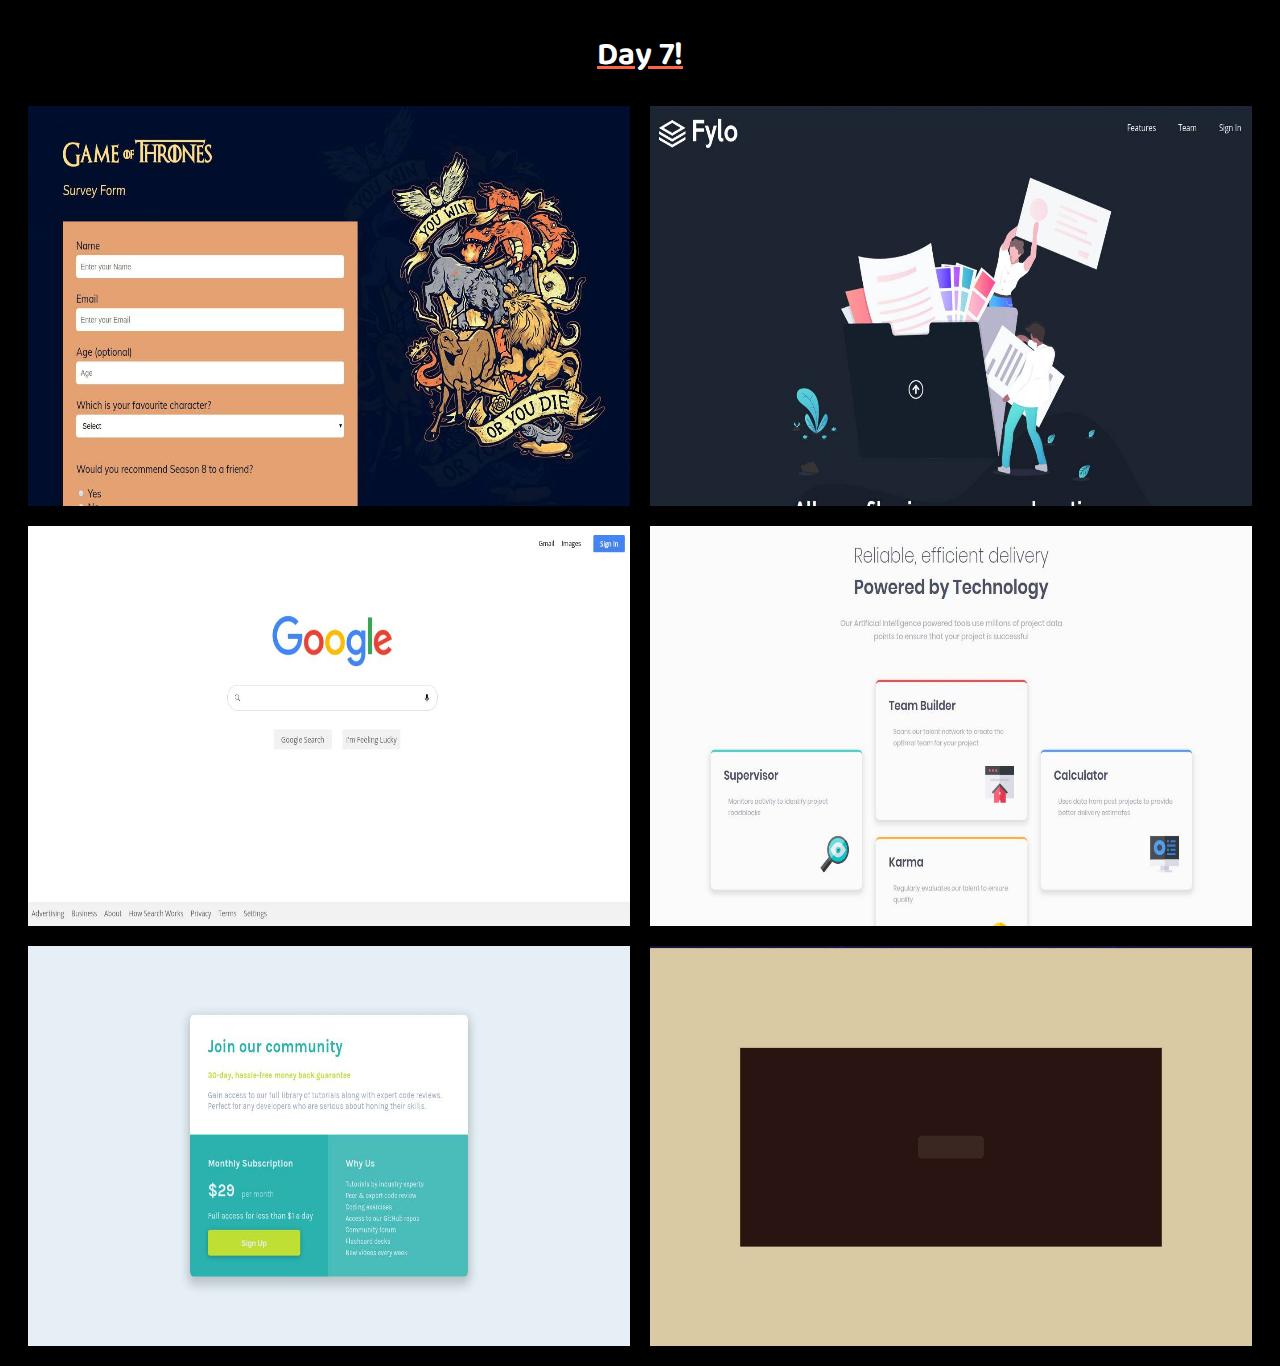
<file: index.html>
<html lang="en">
<head>
    <meta charset="UTF-8">
    <meta name="viewport" content="width=device-width, initial-scale=1.0">
    <!-- Style Sheet -->
    <link rel="stylesheet" href="./7. Showcase/main.css">
    <!-- Font Baloo Tamma 2 -->
    <link href="https://fonts.googleapis.com/css2?family=Baloo+Tamma+2:wght@400;700&display=swap" rel="stylesheet">
    <title>Just Smile and Waive bois, smile and waive</title>
</head>
<body>
    <h1><u>Day 7!</u></h1>
    <div id="container">
        <div class="boxes" id="b1">  
            <img src="./7. Showcase/pictures/SurveyForm.jpg" alt="">
            
            <a href="./1. FCC_SurveyForm/index.html"> 
                <div class="overlay">
                    <p>Visit!</p>
                </div>
            </a>
        </div>
    
        <div class="boxes">
            <img src="./7. Showcase/pictures/fylo.jpg" alt="">
            <a href="./2. fylo-dark-theme-landing-page/index.html">
                <div class="overlay">
                    <p>Visit!</p>
                </div>
            </a>
        </div>
        <div class="boxes">
            <img src="./7. Showcase/pictures/google.jpg" alt="">
            
            <a href="./3. google-homepage/index.html">
                <div class="overlay">
                    <p>Visit!</p>
                </div>
            </a>
        </div>
        <div class="boxes">
            <img src="./7. Showcase/pictures/four-card-feature-section.jpg" alt="">
            
            <a href="./4. four-card-feature-section/index.html">
                <div class="overlay">
                    <p>Visit!</p>
                </div>
            </a>
        </div>
        <div class="boxes">
            <img src="./7. Showcase/pictures/single-price-grid.jpg" alt="">
            
            <a href="./5. single-price-grid-component-master/index.html">
                <div class="overlay">
                    <p>Visit!</p>
                </div>
            </a>
        </div>
        <div class="boxes">
            <img src="./7. Showcase/pictures/loading.jpg" alt="">
            
            <a href="./6. Loading/index.html">
                <div class="overlay">
                    <p>Visit!</p>
                </div>
            </a>
        </div>
    </div>
</body>
</html>
</file>
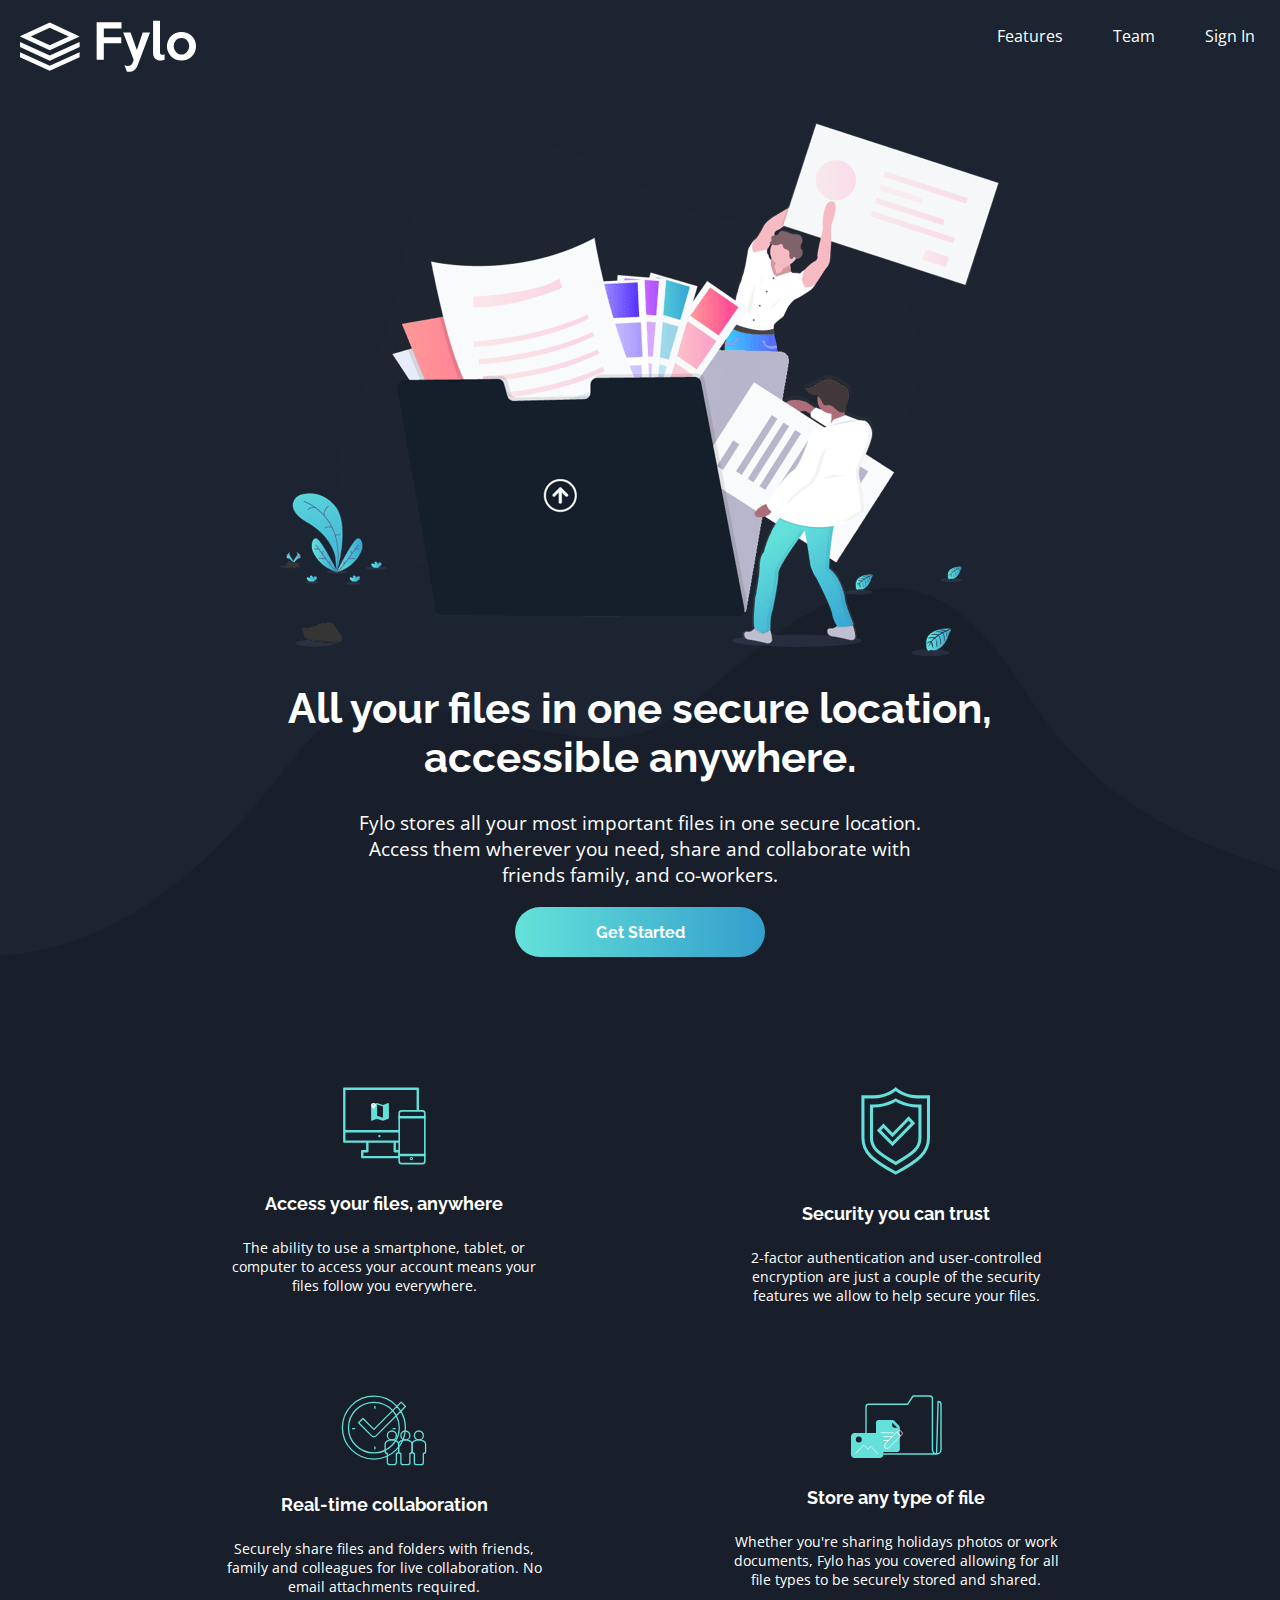
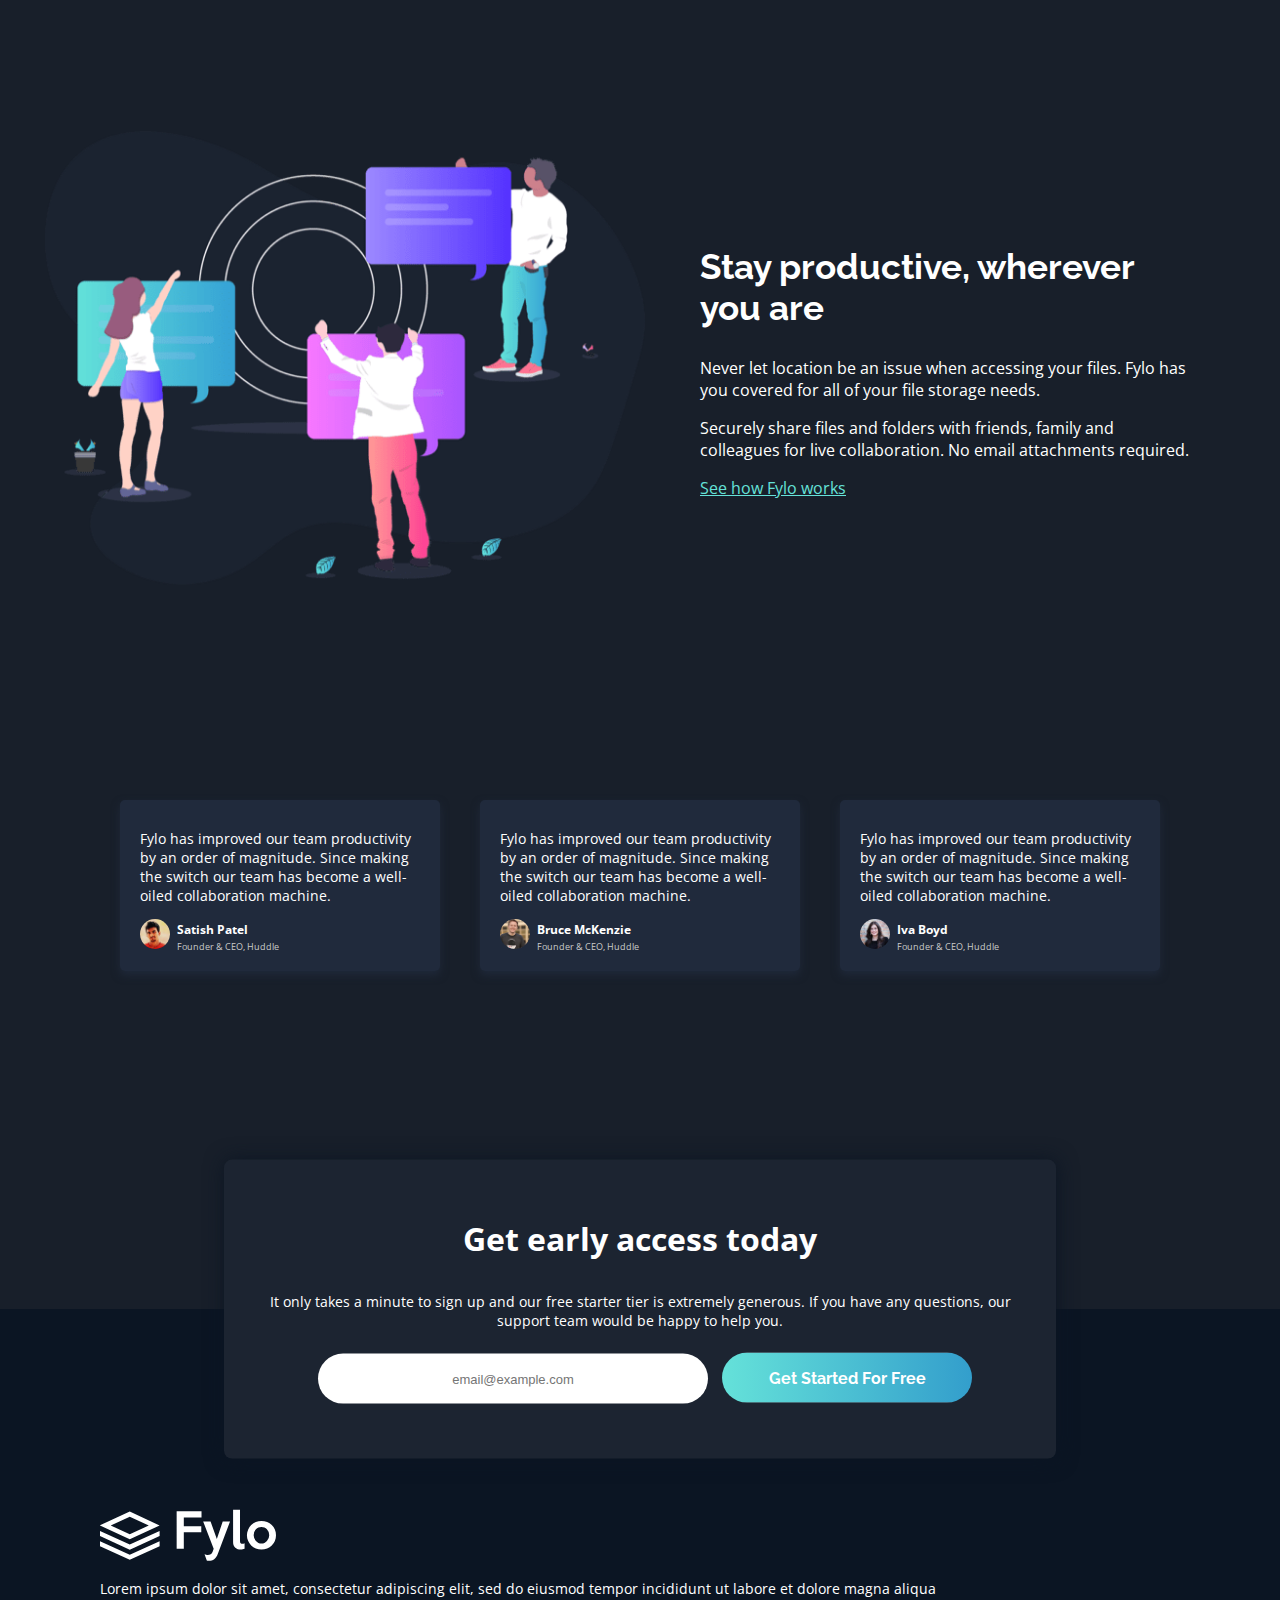
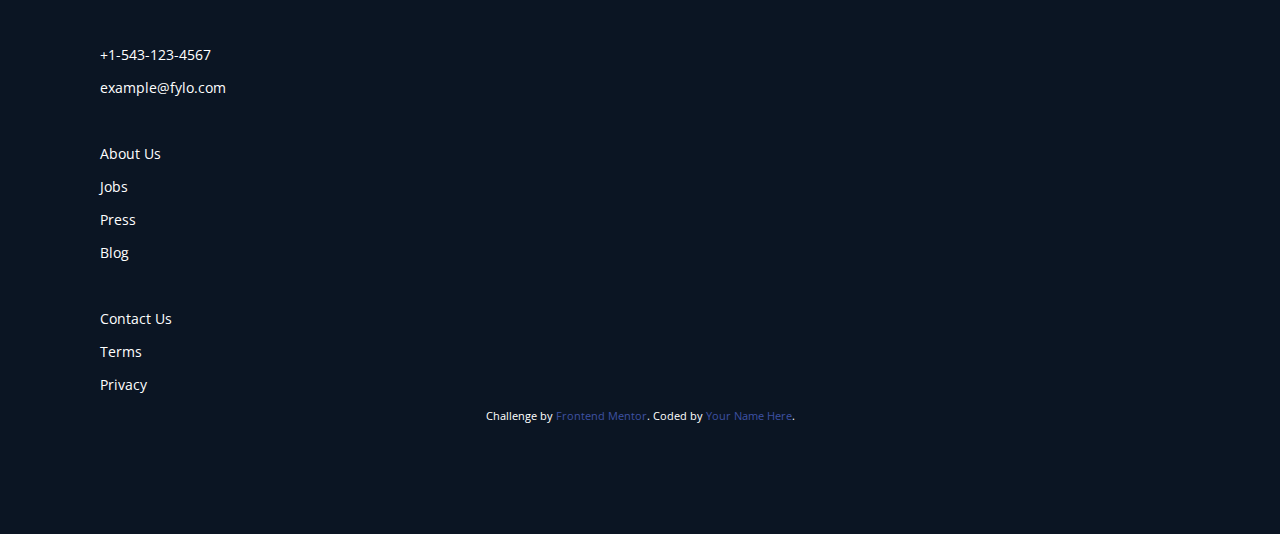
<file: 2. fylo-dark-theme-landing-page/index.html>
<!DOCTYPE html>
<html lang="en">
<head>
  <meta charset="UTF-8">
  <meta name="viewport" content="width=device-width, initial-scale=1.0"> <!-- displays site properly based on user's device -->

  <link rel="icon" type="image/png" sizes="32x32" href="./images/favicon-32x32.png">
  <!--Stylesheet-->
  <link rel="stylesheet" type="text/css" href="./main.css">
  <!-- Raleway Font-->
  <link href="https://fonts.googleapis.com/css2?family=Raleway:wght@400;700&display=swap" rel="stylesheet">  
  <!-- Open Sans Font-->
  <link href="https://fonts.googleapis.com/css2?family=Open+Sans:wght@400;700&display=swap" rel="stylesheet">

  <title>Frontend Mentor | Fylo landing page with dark theme and features grid</title>
</head>

<body>
  <!-- Div for Nav bar and Intro -->
  <div id="navNintro">
    <!-- Nav Bar-->
    <div id="navbar">
      <img src="./images/logo.svg" alt="FYLO">    
      <nav>        
          <a href="#">Features</a>
          <a href="#">Team</a>
          <a href="#">Sign In</a>
      </nav>
    </div>
    <!-- Intro --> 
    <div class="intro">
      <img src="./images/illustration-intro.png" alt="a" id="intro-img">
      <h1>All your files in one secure location, accessible anywhere.</h1>
      <p>Fylo stores all your most important files in one secure location.
      Access them wherever you need, share and collaborate with 
      friends family, and co-workers.</p>
      <button>Get Started</button>
    </div>  
  </div>
  <!-- Features -->
  <div class="features">
    <!-- Feature 1 -->
    <div class="f">
      <div class="item1">
        <img src="./images/icon-access-anywhere.svg" alt="">
        <h4>Access your files, anywhere</h4>
        <p>The ability to use a smartphone, tablet, or computer to access your account means your 
        files follow you everywhere.</p>
      </div>  
    </div>
    <!-- Feature 2 -->
    <div class="f">
      <div class="item1">
        <img src="./images/icon-security.svg" alt="">
        <h4>Security you can trust</h4>
        <p>2-factor authentication and user-controlled encryption are just a couple of the security 
        features we allow to help secure your files.</p>
      </div>
    </div>
    <!-- Feature 3 -->
    <div class="f">
      <div class="item2">
        <img src="./images/icon-collaboration.svg" alt="">
        <h4>Real-time collaboration</h4>
        <p>Securely share files and folders with friends, family and colleagues for live collaboration. 
        No email attachments required.</p>
      </div>
    </div>
    <!-- Feature 4 -->
    <div class="f">
      <div class="item2">
        <img src="./images/icon-any-file.svg" alt="">
        <h4>Store any type of file</h4>
        <p>Whether you're sharing holidays photos or work documents, Fylo has you covered allowing for all 
        file types to be securely stored and shared.</p>
      </div>
    </div>
  </div>
  <!-- Stay Productive -->
  <div class="Productive">
    <!-- Image for Stay Productive -->
    <div class="productive-item">
      <img src="./images/illustration-stay-productive.png" alt="" id="productive-img">
    </div>
    <!-- Content of Stay Productive -->
    <div class="productive-item">
      <div id="productive-content">
        <h2>Stay productive, wherever you are</h2>
        <p>Never let location be an issue when accessing your files. Fylo has you covered for all of your file 
        storage needs.</p>
        <p>Securely share files and folders with friends, family and colleagues for live collaboration. No email 
        attachments required.</p>
        <a href="#">See how Fylo works</a>
      </div>
    </div>
  </div>
  <!-- Review Cards -->
  <div id="reviews">
    <!-- Card 1 -->
    <div class="review">
      <div class="review-card">
        <!-- Review paragraph -->
        <p>Fylo has improved our team productivity by an order of magnitude. Since making the switch our team has 
        become a well-oiled collaboration machine.</p>
        <!-- Info of person giving review -->
        <div class="review-person"> 
          <img class="rp" src="./images/profile-1.jpg" alt=""> 
          <div class="rp-text">
            <p class="rp-name">Satish Patel</p>
            <p class="rp-info">Founder & CEO, Huddle</p>
          </div>
        </div>
      </div>
    </div>
    <!-- Card 2 -->
    <div class="review">
      <div class="review-card">
        <!-- Review paragraph -->
        <p>Fylo has improved our team productivity by an order of magnitude. Since making the switch our team has 
        become a well-oiled collaboration machine.</p>
        <!-- Info of person giving review -->
        <div class="review-person">
          <img class="rp" src="./images/profile-2.jpg" alt=""> 
          <div class="rp-text">
            <p class="rp-name">Bruce McKenzie</p>
            <p class="rp-info">Founder & CEO, Huddle</p>
          </div>
        </div>
      </div>
    </div>
    <!-- Card 3 -->
    <div class="review">
      <div class="review-card">
        <!-- Review paragraph -->
        <p>Fylo has improved our team productivity by an order of magnitude. Since making the switch our team has 
        become a well-oiled collaboration machine.</p>
        <!-- Info of person giving review -->
        <div class="review-person">
          <img class="rp" src="./images/profile-3.jpg" alt=""> 
          <div class="rp-text">
            <p class="rp-name">Iva Boyd</p>
            <p class="rp-info">Founder & CEO, Huddle</p>
          </div>
        </div>
      </div>
    </div>
  </div><br>

  <div id="early-access-card">
    <h3>Get early access today</h3>
    <p>It only takes a minute to sign up and our free starter tier is extremely generous. If you have any 
      questions, our support team would be happy to help you.</p>
    
    <input type="text" placeholder="email@example.com">
    
    <button>Get Started For Free</button>
  </div>
  
  <div id="footer-div">
    <img src="./images/logo.svg" alt="FYLO">
  
  
    <p>
      Lorem ipsum dolor sit amet, consectetur adipiscing elit, 
      sed do eiusmod tempor incididunt ut labore et dolore magna aliqua
    </p>
    <br>
    <p>+1-543-123-4567</p>
    <p>example@fylo.com</p>
    <br>
    <p><a>About Us</a></p>
    <p><a>Jobs</a></p>
    <p><a>Press</a></p>
    <p><a>Blog</a></p>
    <br>
    <p><a>Contact Us</a></p>
    <p><a>Terms</a></p>
    <p><a>Privacy</a></p>

  

    <p class="attribution">
      Challenge by <a href="https://www.frontendmentor.io?ref=challenge" target="_blank">Frontend Mentor</a>. 
      Coded by <a href="#">Your Name Here</a>.
    </p>
  </div>

  
</body>
</html>
</file>
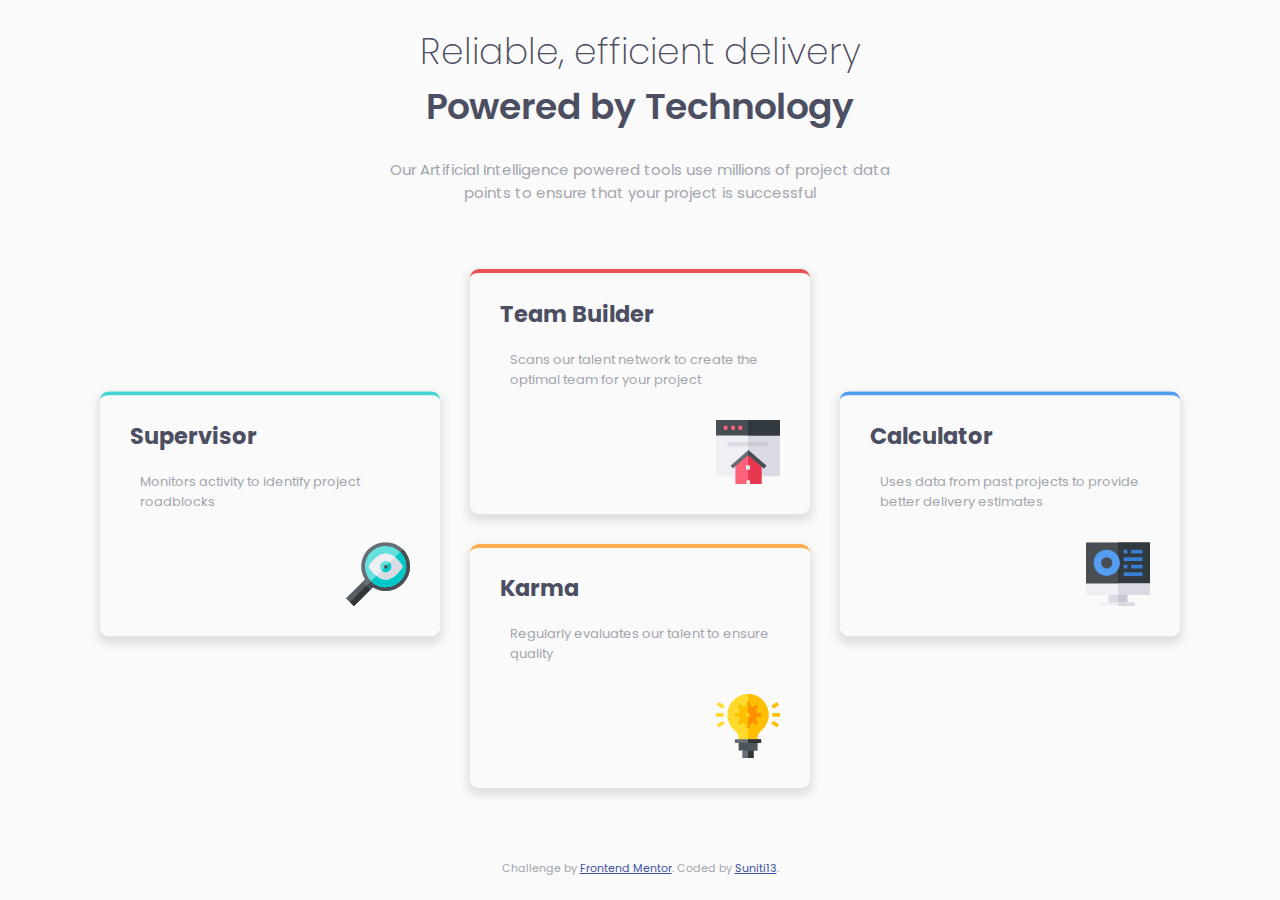
<file: 4. four-card-feature-section/index.html>
<!DOCTYPE html>
<html lang="en">
<head>
  <meta charset="UTF-8">
  <meta name="viewport" content="width=device-width, initial-scale=1.0"> <!-- displays site properly based on user's device -->

  <link rel="icon" type="image/png" sizes="32x32" href="./images/favicon-32x32.png">
  <!-- Stylesheet -->
  <link rel="stylesheet" href="./main.css">
  <!-- Poppins Font -->
  <link href="https://fonts.googleapis.com/css2?family=Poppins:wght@200;400;600&display=swap" rel="stylesheet">
  
  <title>Frontend Mentor | Four card feature section</title>

</head>
<body>
  <!-- Introduction -->
  <div id="intro">
    <!-- Headings -->
    <h1 class="heading">
      <span id="thinSpan">Reliable, efficient delivery</span>
      <span id="boldSpan">Powered by Technology</span>
    </h1>
    <p>Our Artificial Intelligence powered tools use millions of project data points 
      to ensure that your project is successful
    </p>
  </div>
  <!-- Cards -->
  <div id="Cards">
    <!-- Cyan colored card -->
    <div class="card" id="cyanCard">
      <h2>Supervisor</h2>
      <p>Monitors activity to identify project roadblocks</p>
      <img src="./images/icon-supervisor.svg" alt="">
    </div>
    <!-- Red colored card -->
    <div class="card" id="redCard">
      <h2>Team Builder</h2>
      <p>Scans our talent network to create the optimal team for your project</p>
      <img src="./images/icon-team-builder.svg" alt="">
    </div>
    <!-- Blue colored card -->
    <div class="card" id="blueCard">
      <h2>Calculator</h2>
      <p>Uses data from past projects to provide better delivery estimates</p>
      <img src="./images/icon-calculator.svg" alt="">
    </div>
    <!-- Orange colored card -->
    <div class="card" id="orangeCard">
      <h2>Karma</h2>
      <p>Regularly evaluates our talent to ensure quality</p>
      <img src="./images/icon-karma.svg" alt="">
    </div>
  </div>

  <br><br>
  <footer>
    <p class="attribution">
      Challenge by <a href="https://www.frontendmentor.io?ref=challenge" target="_blank">Frontend Mentor</a>. 
      Coded by <a href="#">Suniti13</a>.
    </p>
  </footer>
</body>
</html>
</file>
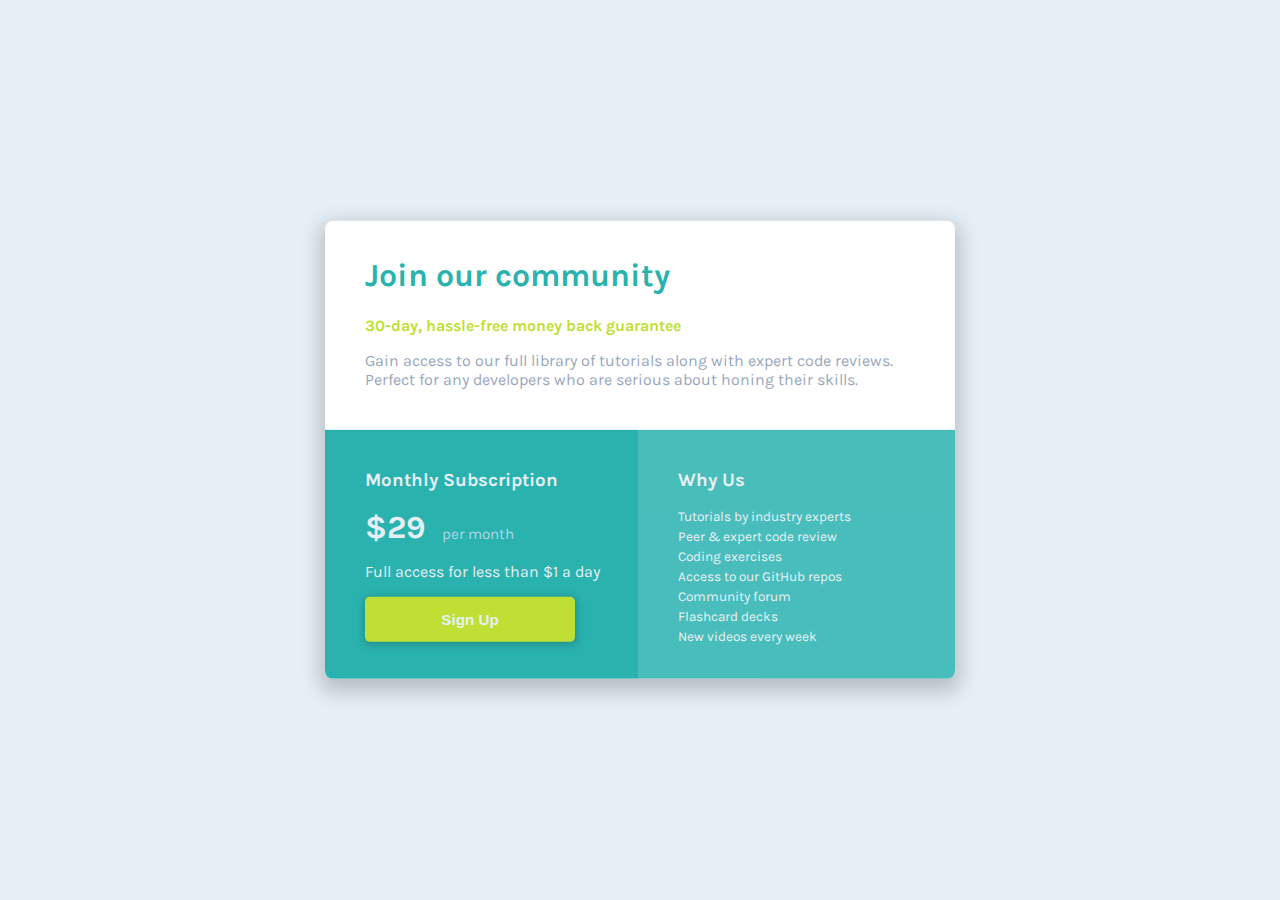
<file: 5. single-price-grid-component-master/index.html>
<!DOCTYPE html>
<html lang="en">
<head>
  <meta charset="UTF-8">
  <meta name="viewport" content="width=device-width, initial-scale=1.0"> <!-- displays site properly based on user's device -->

  <link rel="icon" type="image/png" sizes="32x32" href="./images/favicon-32x32.png">
  <!-- Stylesheet -->
  <link rel="stylesheet" href="./main.css">
  <!-- Karla Font -->
  <link href="https://fonts.googleapis.com/css2?family=Karla:wght@400;700&display=swap" rel="stylesheet"> 
  
  <title>Frontend Mentor | Single Price Grid Component</title>

</head>
<body>
  <div id="card">
    <div id="topDiv">
      <h1>Join our community</h1>

      <p id="guarantee">30-day, hassle-free money back guarantee</p>

      <p id="introP">Gain access to our full library of tutorials along with expert code reviews. 
      Perfect for any developers who are serious about honing their skills.</p>
    </div>
    <div id="bottomDiv">
      <div id="leftDiv">
        <h3>Monthly Subscription</h3>

        <p ><span id="price">&dollar;29</span> &ensp; <span id="perMonth">per month</span></p>

        <p>Full access for less than &dollar;1 a day</p>

        <button >Sign Up</button>
      </div>

      <div id="rightDiv">
        <h3>Why Us</h3>

        <p>Tutorials by industry experts</p>
        <p>Peer &amp; expert code review</p>
        <p>Coding exercises</p>
        <p>Access to our GitHub repos</p>
        <p>Community forum</p>
        <p>Flashcard decks</p>
        <p>New videos every week</p>
      </div>
    </div>
  </div>
  
  
</body>
</html>
</file>
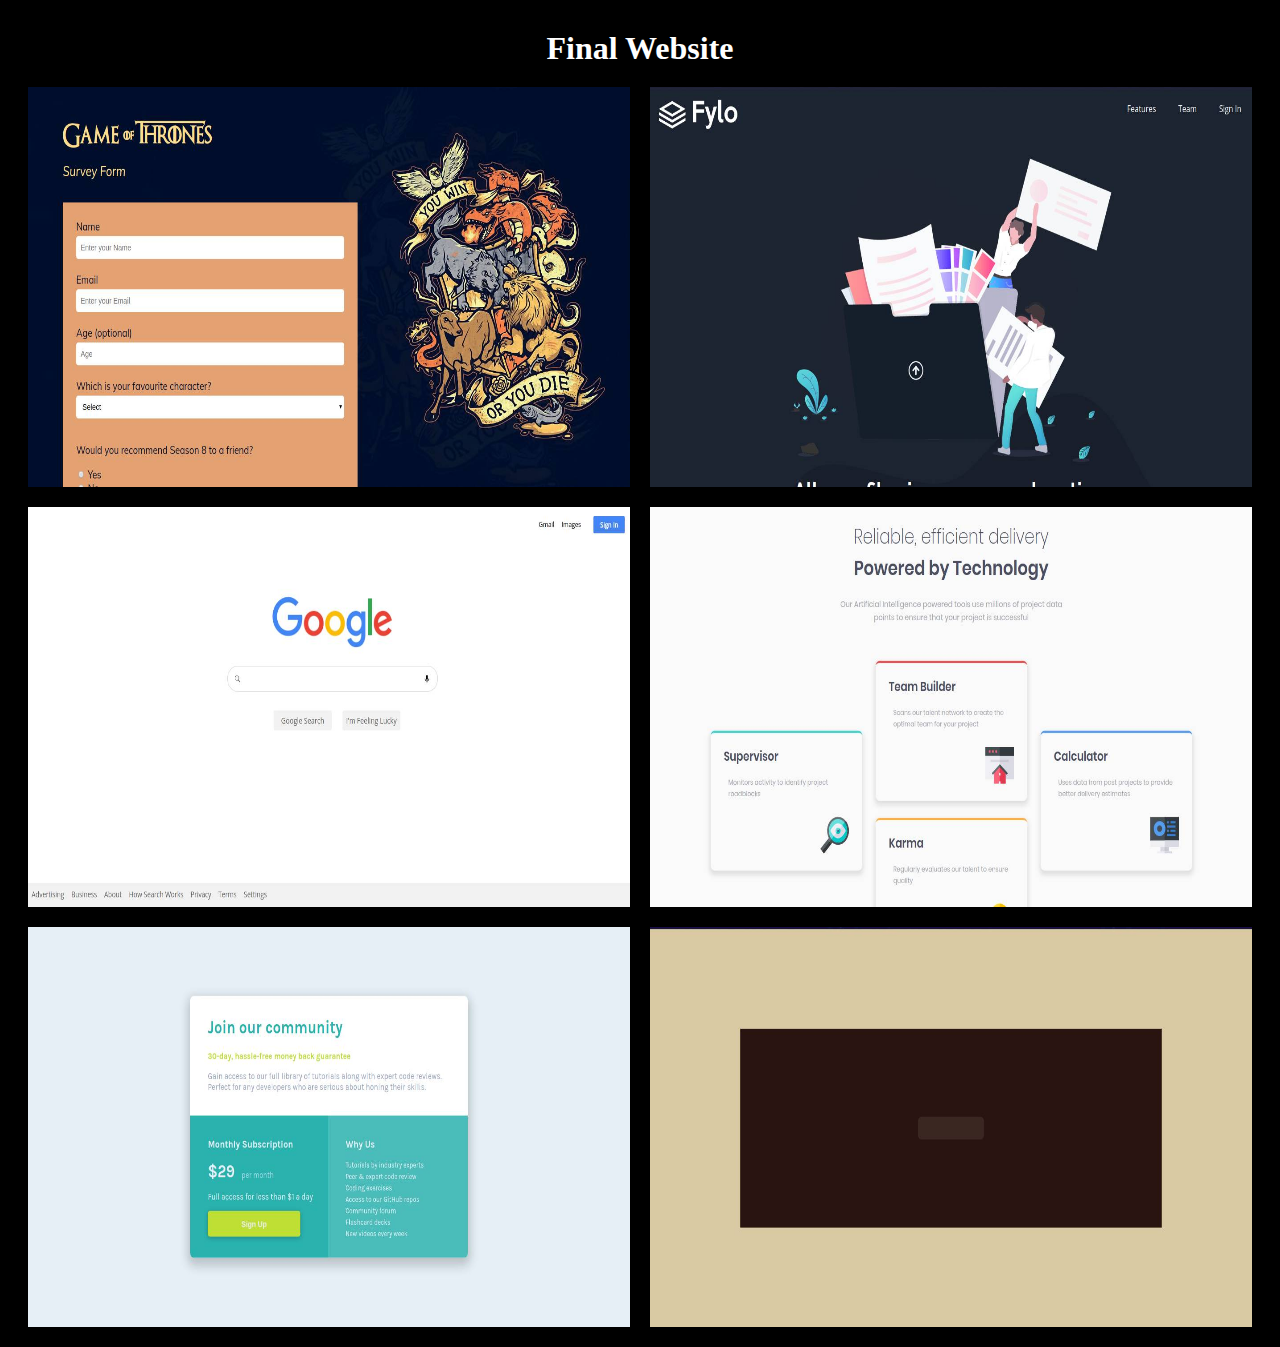
<file: 7. Showcase/index.html>
<html lang="en">
<head>
    <meta charset="UTF-8">
    <meta name="viewport" content="width=device-width, initial-scale=1.0">
    <!-- Style Sheet -->
    <link rel="stylesheet" href="main.css">
    <title>Just Smile and Waive bois, smile and waive</title>
</head>
<body>
    <h1>Final Website</h1>
    <div id="container">
        <div class="boxes" id="b1">  
            <a href="../1. FCC_SurveyForm/index.html">        
                <img src="./pictures/SurveyForm.jpg" alt="">
            </a>
        </div>
    
        <div class="boxes">
            <a href="../2. fylo-dark-theme-landing-page/index.html">
                <img src="./pictures/fylo.jpg" alt="">
            </a>
        </div>
        <div class="boxes">
            <a href="../3. google-homepage/index.html">
                <img src="./pictures/google.jpg" alt="">
            </a>
        </div>
        <div class="boxes">
            <a href="../4. four-card-feature-section/index.html">
                <img src="./pictures/four-card-feature-section.jpg" alt="">
            </a>
        </div>
        <div class="boxes">
            <a href="../5. single-price-grid-component-master/index.html">
                <img src="./pictures/single-price-grid.jpg" alt="">
            </a>
        </div>
        <div class="boxes">
            <a href="../6. Loading/index.html">
                <img src="./pictures/loading.jpg" alt="">
            </a>
        </div>
    </div>
</body>
</html>
</file>
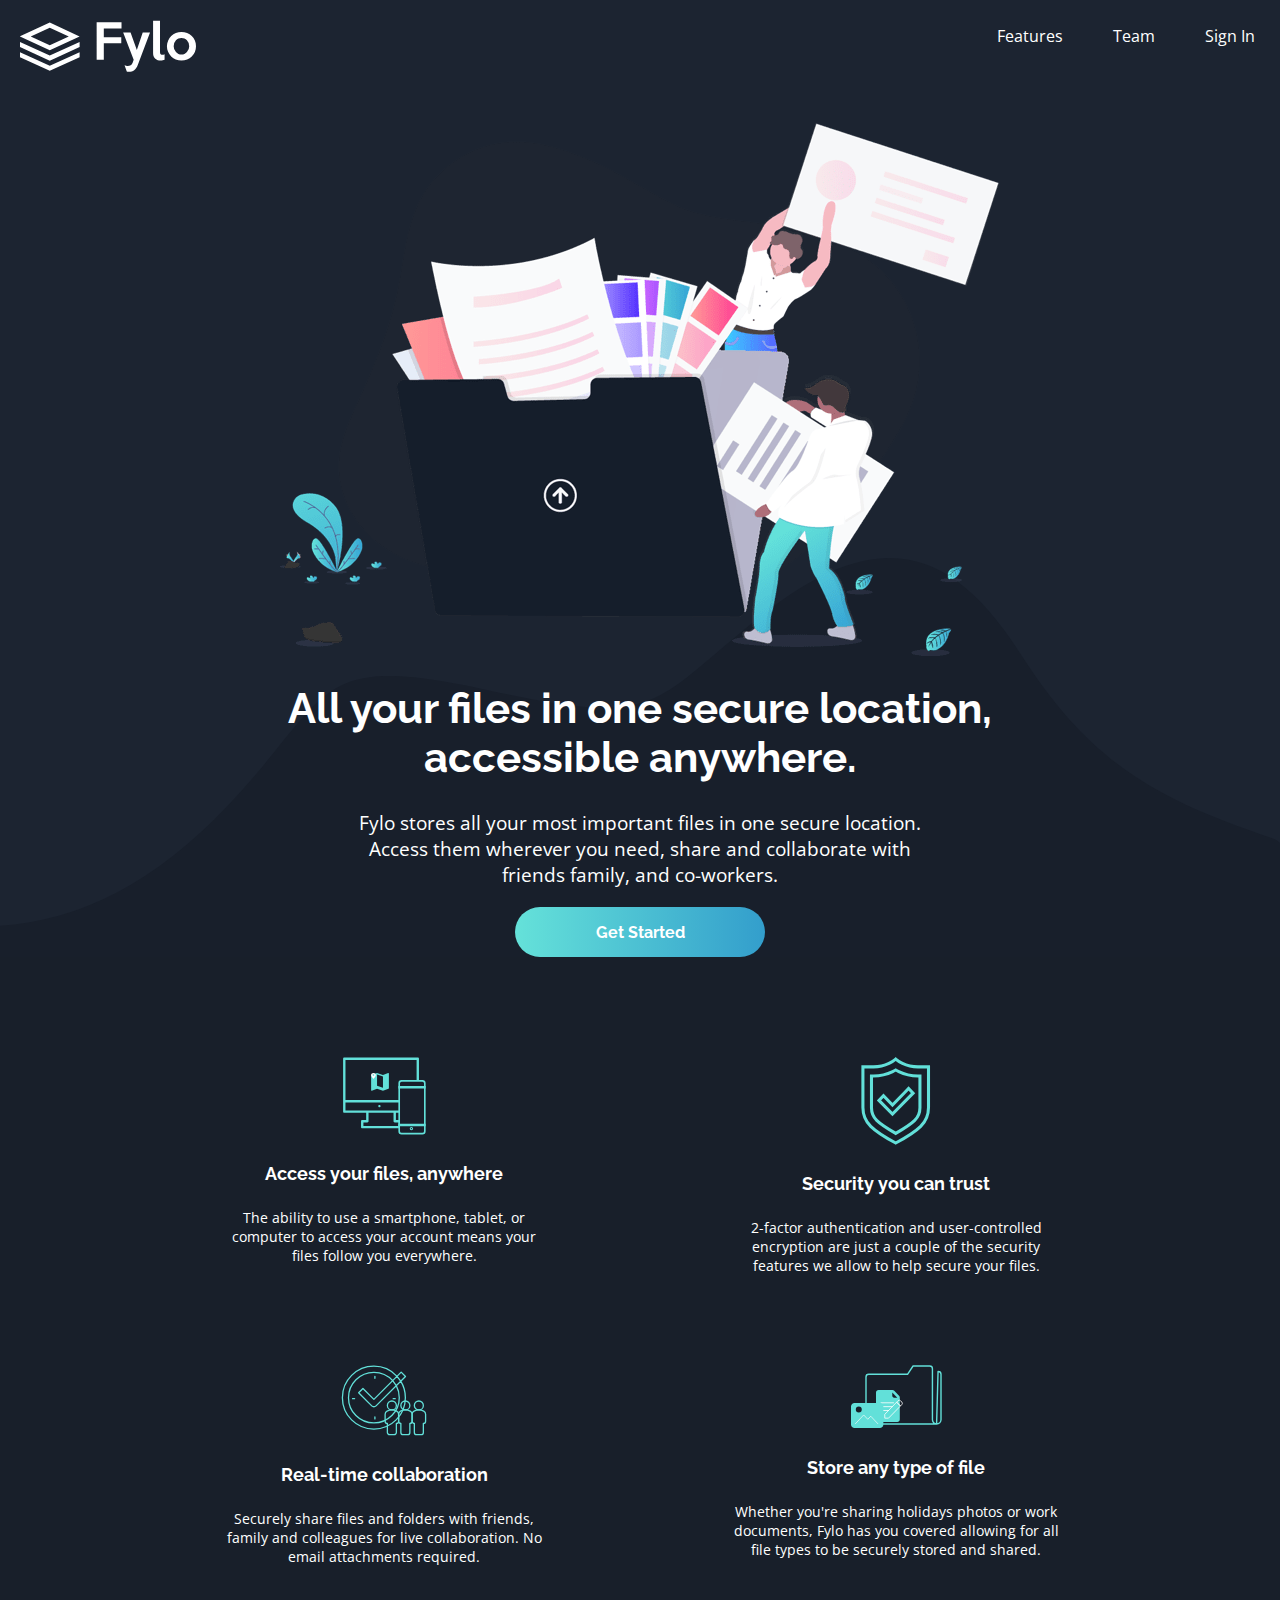
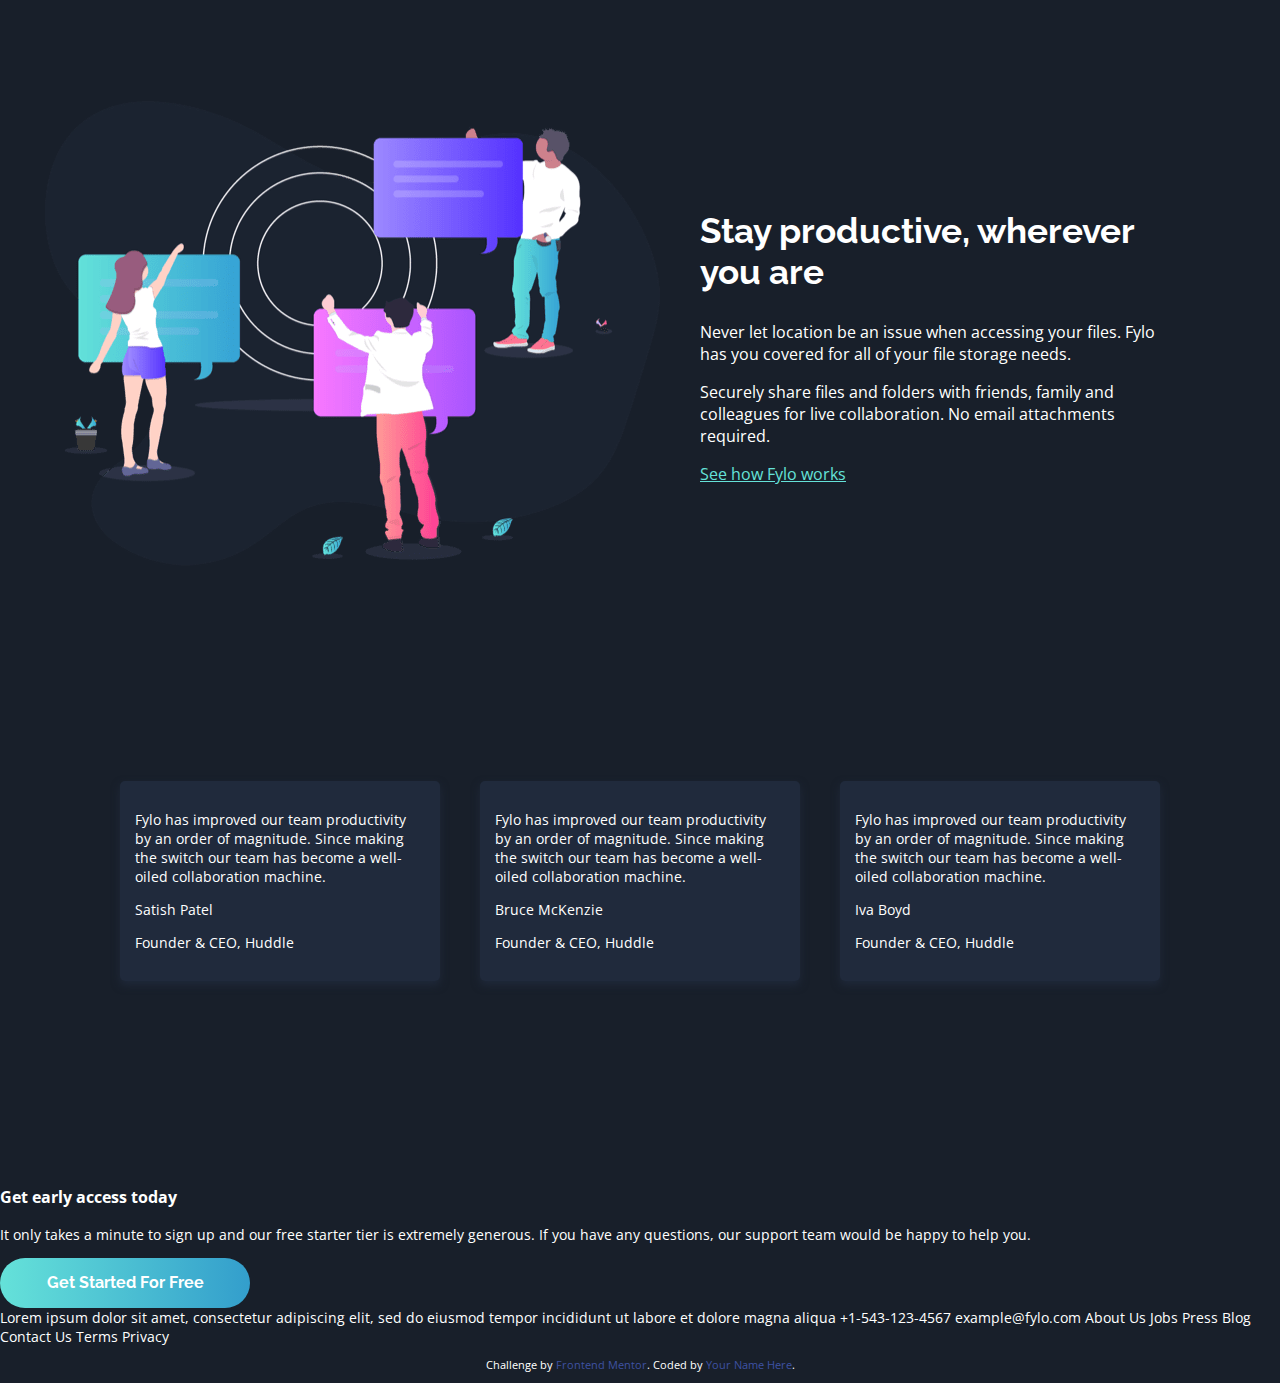
<file: fylo-dark-theme-landing-page/index.html>
<!DOCTYPE html>
<html lang="en">
<head>
  <meta charset="UTF-8">
  <meta name="viewport" content="width=device-width, initial-scale=1.0"> <!-- displays site properly based on user's device -->

  <link rel="icon" type="image/png" sizes="32x32" href="./images/favicon-32x32.png">
  <!--Stylesheet-->
  <link rel="stylesheet" type="text/css" href="./main.css">
  <!-- Raleway Font-->
  <link href="https://fonts.googleapis.com/css2?family=Raleway:wght@400;700&display=swap" rel="stylesheet">  
  <!-- Open Sans Font-->
  <link href="https://fonts.googleapis.com/css2?family=Open+Sans:wght@400;700&display=swap" rel="stylesheet">

  <title>Frontend Mentor | Fylo landing page with dark theme and features grid</title>
</head>

<body>
  <!-- Div for Nav bar and Intro -->
  <div id="navNintro">
    <!-- Nav Bar-->
    <div id="navbar">
      <img src="./images/logo.svg" alt="FYLO">    
      <nav>        
          <a href="#">Features</a>
          <a href="#">Team</a>
          <a href="#">Sign In</a>
      </nav>
    </div>
    <!-- Intro --> 
    <div class="intro">
      <img src="./images/illustration-intro.png" alt="a" id="intro-img">
      <h1>All your files in one secure location, accessible anywhere.</h1>
      <p>Fylo stores all your most important files in one secure location.
      Access them wherever you need, share and collaborate with 
      friends family, and co-workers.</p>
      <button>Get Started</button>
    </div>  
  </div>
  <!-- Features -->
  <div class="features">
    <!-- Feature 1 -->
    <div class="f">
      <div class="item1">
        <img src="./images/icon-access-anywhere.svg" alt="">
        <h4>Access your files, anywhere</h4>
        <p>The ability to use a smartphone, tablet, or computer to access your account means your 
        files follow you everywhere.</p>
      </div>  
    </div>
    <!-- Feature 2 -->
    <div class="f">
      <div class="item1">
        <img src="./images/icon-security.svg" alt="">
        <h4>Security you can trust</h4>
        <p>2-factor authentication and user-controlled encryption are just a couple of the security 
        features we allow to help secure your files.</p>
      </div>
    </div>
    <!-- Feature 3 -->
    <div class="f">
      <div class="item2">
        <img src="./images/icon-collaboration.svg" alt="">
        <h4>Real-time collaboration</h4>
        <p>Securely share files and folders with friends, family and colleagues for live collaboration. 
        No email attachments required.</p>
      </div>
    </div>
    <!-- Feature 4 -->
    <div class="f">
      <div class="item2">
        <img src="./images/icon-any-file.svg" alt="">
        <h4>Store any type of file</h4>
        <p>Whether you're sharing holidays photos or work documents, Fylo has you covered allowing for all 
        file types to be securely stored and shared.</p>
      </div>
    </div>
  </div>
  <!-- Stay Productive -->
  <div class="Productive">
    <!-- Image for Stay Productive -->
    <div class="productive-item">
      <img src="./images/illustration-stay-productive.png" alt="" id="productive-img">
    </div>
    <!-- Content of Stay Productive -->
    <div class="productive-item">
      <div id="productive-content">
        <h2>Stay productive, wherever you are</h2>
        <p>Never let location be an issue when accessing your files. Fylo has you covered for all of your file 
        storage needs.</p>
        <p>Securely share files and folders with friends, family and colleagues for live collaboration. No email 
        attachments required.</p>
        <a href="#">See how Fylo works</a>
      </div>
    </div>
  </div>
  <!-- Review Cards -->
  <div id="reviews">
    <div class="review">
      <div class="review-card">
        <p>Fylo has improved our team productivity by an order of magnitude. Since making the switch our team has 
        become a well-oiled collaboration machine.</p>
        <p>Satish Patel</p>
        <p>Founder & CEO, Huddle</p>
      </div>
    </div>
    <div class="review">
      <div class="review-card">
        <p>Fylo has improved our team productivity by an order of magnitude. Since making the switch our team has 
        become a well-oiled collaboration machine.</p>
        <p>Bruce McKenzie</p>
        <p>Founder & CEO, Huddle</p>
      </div>
    </div>
    <div class="review">
      <div class="review-card">
        <p>Fylo has improved our team productivity by an order of magnitude. Since making the switch our team has 
        become a well-oiled collaboration machine.</p>
        <p>Iva Boyd</p>
        <p>Founder & CEO, Huddle</p>
      </div>
    </div>
  </div><br>

  <div>
    <h3>Get early access today</h3>
    <p>It only takes a minute to sign up and our free starter tier is extremely generous. If you have any 
      questions, our support team would be happy to help you.</p>

    <button>Get Started For Free</button>
  </div>

  <div>
    Lorem ipsum dolor sit amet, consectetur adipiscing elit, sed do eiusmod tempor incididunt ut labore et 
  dolore magna aliqua

  +1-543-123-4567
  example@fylo.com

  About Us
  Jobs
  Press
  Blog

  Contact Us
  Terms
  Privacy
  </div>

  <footer>
    <p class="attribution">
      Challenge by <a href="https://www.frontendmentor.io?ref=challenge" target="_blank">Frontend Mentor</a>. 
      Coded by <a href="#">Your Name Here</a>.
    </p>
  </footer>
</body>
</html>
</file>
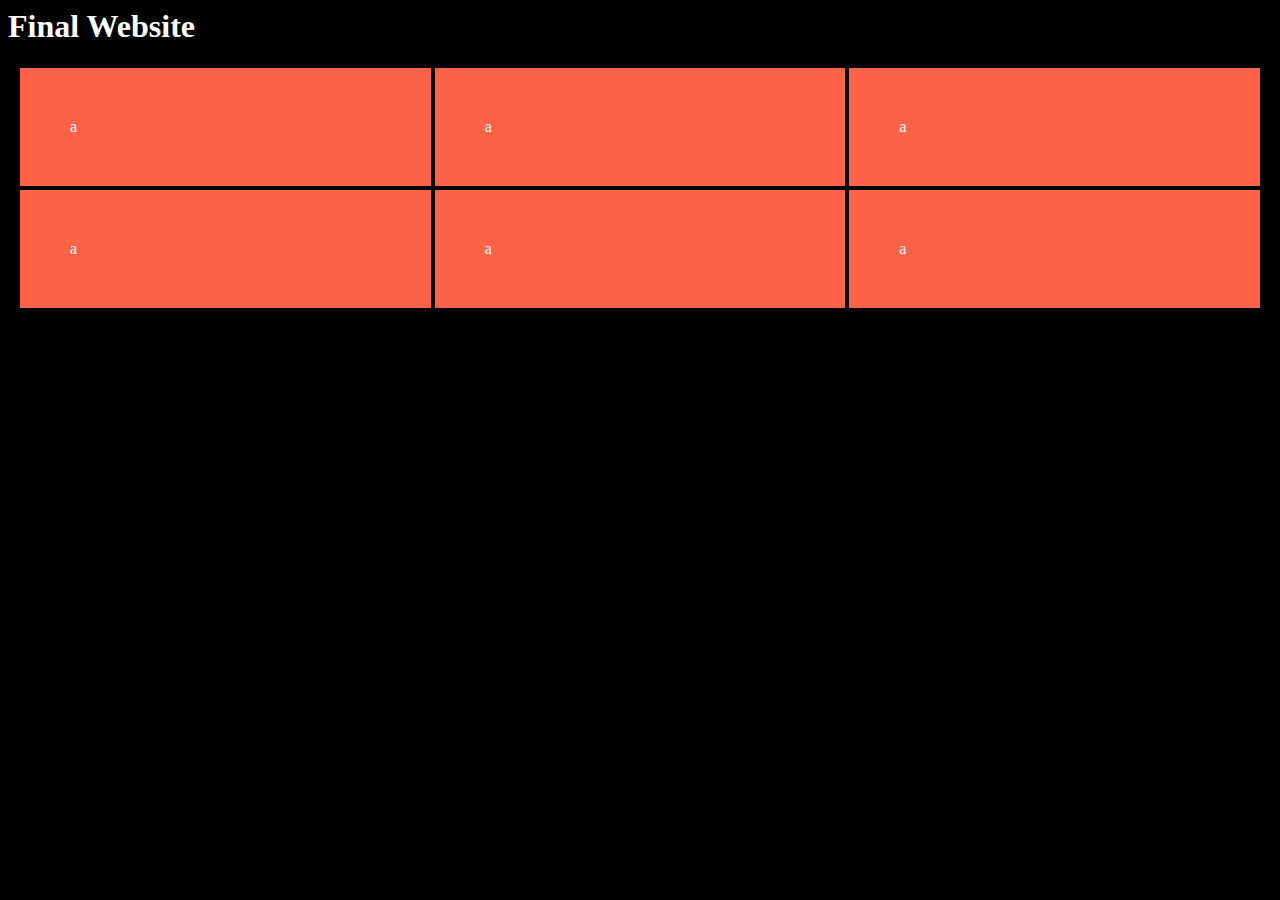
<file: Showcase/index.html>
<html lang="en">
<head>
    <meta charset="UTF-8">
    <meta name="viewport" content="width=device-width, initial-scale=1.0">
    <!-- Style Sheet -->
    <link rel="stylesheet" href="main.css">
    <title>Just Smile and Waive bois, smile and waive</title>
</head>
<body>
    <h1>Final Website</h1>
    <div id="container">
        <div class="boxes">
            a
        </div>
        <div class="boxes">
            a
        </div>
        <div class="boxes">
            a
        </div>
        <div class="boxes">
            a
        </div>
        <div class="boxes">
            a
        </div>
        <div class="boxes">
            a
        </div>
    </div>
</body>
</html>
</file>
<file: 7. Showcase/main.css>
body {
    
    background: black;
    color: white;
    font-family: 'Baloo Tamma 2', cursive;
}

h1 {
    margin: 30px;
    margin-bottom: 10px;
    text-align: center;
    font-size: xx-large;
}

h1 u {
    text-decoration-color: tomato;
}

.boxes {
    position: relative;
    display: block;
    margin: 10px;
    height: 25rem;
    overflow: hidden;
    opacity: 1;
}

.boxes img {
    transition: transform .5s ease-in;
}

.boxes:hover img {
    transform: scale(1.05);
}

.boxes:hover .overlay {
    opacity: 0.9;
}

#container {
    display: grid;
    margin: 10px;
    grid-template-columns: 1fr 1fr;
}

.overlay {
    position: absolute;;
    top: 0;
    bottom: 0;
    left: 0;
    right: 0;
    width: 100%;
    height: 100%;
    transition: .4s ease-in;
    opacity: 0;
    background-color: tomato;
}

.overlay p {
    position: absolute;
    top: 50%;
    left: 50%;
    transform: translate(-50%, -50%);
    -ms-transform: translate(-50%, -50%);
    text-align: center;
    color: white;
    font-size: larger;
}

@media (max-width: 1100px) {
    .boxes {
        height: 20rem;
    }

    #container {
        grid-template-columns: 1fr 1fr;
    }
}

@media (max-width: 900px) {
    .boxes {
        height: 17rem;
    }
}

@media (max-width: 750px) {
    .boxes {
        height: 23rem;
    }

    #container {
        grid-template-columns: 1fr;
    }
}

@media (max-width: 550px) {
    .boxes {
        height: 15rem;
    }
}



img {
   width: 100%;
   height: 100%;
}
</file>
<file: 2. fylo-dark-theme-landing-page/main.css>
* {
    box-sizing: border-box;
}

.attribution { 
    font-size: 11px; 
    text-align: center; 
}
.attribution a {
    color: hsl(228, 45%, 44%);
}

a {
    text-decoration: none;
    color: white;
    font-family: "Open Sans", sans-serif;
    font-weight: 400;
}

a:hover {
    cursor: pointer;
    color: hsl(176, 68%, 64%);
}

body { 
    background-color: hsl(218, 28%, 13%);
    color: hsl(0, 0%, 100%);
    font-size: 14px;
    margin: 0;
    padding: 0;
    font-family: "Open Sans", sans-serif;
    font-weight: 400;
}

button {
    width: 250px;
    height: 50px;
    margin-bottom: 30px;
    border: 0px;
    border-radius: 30px;
    color: hsl(0, 0%, 100%);
    opacity: 1;
    transition: 0.3s;
    font-family: "Raleway", sans-serif;
    font-weight: 700;
    font-size: medium;
    background-image: linear-gradient(to right, hsl(176, 68%, 64%), hsl(198, 60%, 50%));
}
button:hover {
    background-image: linear-gradient(to right, hsl(198, 60%, 50%), hsl(176, 68%, 64%));
}

#early-access-card {
    width: 65%;
    padding: 2%;
    text-align: center;
    margin-left: auto;
    margin-right: auto;
    background-color: hsl(217, 28%, 15%);
    border-radius: 8px;
    box-shadow: 1px 1px 20px hsl(216, 53%, 9%) ;
    transform: translateY(50%);
}

#early-access-card h3{
    font-size: xx-large;
}

#early-access-card input {
    width: 50%;
    min-width: 250px;
    height: 50px;
    margin: 10px;
    border: 0px;
    border-radius: 30px;
    text-align: center;
    color: grey;
    font-size: small;
}

.f {
    flex: 50%;   
    flex-basis: 50%;
    text-align: center;
    
}

.features {
    display: flex;
    flex-wrap: wrap;
    justify-content: center;
    padding: 0% 10% 0% 10%;
}

#footer-div {
    padding: 100px;
    padding-top: 200px;
    background-color: hsl(216, 53%, 9%);
}

h1 {
    font-family: "Raleway", sans-serif ;    
    display: block;
    margin-left: auto;
    margin-right: auto;
    width: 60%;
    font-weight: 700;
    font-size: 300%;
}

h2 {
    font-family: "Raleway", sans-serif;
    font-weight: 700;
    font-size: 250%;
}

h4 {
    font-family: "Raleway", sans-serif;
    font-weight: 700;
    font-size: large;
}

.intro {
    text-align: center;
    margin: 0;
    margin-bottom: 100px;
    padding: 0;
    text-align-last: center;
    background-image: url(./images/bg-curvy-desktop.svg);
    background-repeat: no-repeat;
    background-position: bottom;
    background-size: contain;
}

.intro p {
    font-size: 135%;
    margin-left: auto;
    margin-right: auto;
    width: 45%;
    font-weight: 400;
}

#intro-img {
    display: block;
    margin-left: auto;
    margin-right: auto;
    max-width: 100%;
    width: auto;
    height: auto;
    margin-top: 50px;  
      
}

.item1 {
    margin: 90px;
    margin-top:0px;
}
.item2 {
    margin: 90px;
    margin-top:0px;
}

img.rp {
    width: 30px;
    height: 30px;
    border-radius: 50%;
}

nav a {
    padding: 25px;
}

#navbar {
    top: 30px;
    left: 30px;
    right: 30px;
    font-family: "Raleway" , sans-serif;    
    font-size: medium;   
        
}

#navbar img {
    float: left;
    width: auto;
    margin-top: 20px;
    margin-left: 20px;
}

#navbar nav {
    display: flex;
    align-items: flex-end;
    justify-content: flex-end; 
}

#navNintro {
    background-color: hsl(217, 28%, 15%);
    margin: 0;
    padding: 0;
}

p {
    font-family: "Open Sans", sans-serif;
}

.Productive {
    display: flex;
    flex-wrap: wrap;
    align-items: center;
    margin: 0px;
    padding: 0px;
}

#productive-content {
    margin-left: 20px;
    margin-right: 50px;
    padding: 40px;
}
#productive-content p {
    font-size: medium;
}
#productive-content a {
    color: hsl(176, 68%, 64%);
    text-decoration: underline;
    font-family: "Open Sans", sans-serif;
    font-weight: 400;
    font-size: medium;
    padding-bottom: 5px;
}

#productive-img {
    display: block;
    margin-left: auto;
    margin-right: auto;
    max-width: 100%; 
    margin: 25px;   
    padding: 20px;
}

.productive-item {
    flex-basis: 50%;    
    margin: 0px;
    padding: 0px;
}

.review {
    float: left;
    width: 33.333333333%;
    padding: 0px 0px;
}

#reviews {
    margin: 150px 100px;
    margin-bottom: 0;
}

#reviews:after {
    content: "";
    display: table;
    clear: both;
}

.review-card {
    box-shadow: 0 4px 8px 0 rgba(32, 42, 60, 0.9); 
    padding: 15px 20px;
    margin: 20px;
    background-color: hsl(219, 30%, 18%);
    border-radius: 5px;
  }

.review-person {
    display: flex;
}

.rp-info {
    font-size: xx-small;
    color: rgb(202, 202, 202);
}

.rp-name {
    font-weight: bold;
    font-size: smaller;
}

.rp-text p {
    margin: 3px;
    margin-left: 7px;
}

@media (max-width: 800px) {
    .review {
        width: 100%;
    }
    #reviews {
        margin: 50px 50px;
    }
}

@media (max-width: 750px) {
    
    button {
        width: 200px;
    }
    .f {
        flex: 100%;
    }
    h1 {
        width: 90%;
        font-size: 180%;
    }
    #early-access-card input {
        min-width: 200px;
    }
    .intro {
        background-image: url(./images/bg-curvy-mobile.svg);
    }
    #intro-img {
        width: fit-content;
        height: auto;
        margin-top: 25px;    
    }
    .item1 {
        margin: 2%;
        margin-top: 80px;
    }
    .item2 {
        margin: 2%;
        margin-top: 80px;
    }
    nav a {
        padding: 5px;
    }
    #navbar {
        font-size: small;

    }
    #navbar img {
        width: 30%;
    }
    #footer-div {
        padding: 70px;
        padding-top: 300px;
    }
    .productive-item {
        flex-basis: 90%;
        width: 90%;
        text-align: center;
    }
    #productive-content {
        margin-left: auto;
        margin-right: auto;
        padding: auto;
    } 
}
</file>
<file: 4. four-card-feature-section/main.css>
:root {
    --Red: hsl(0, 78%, 62%);
    --Cyan: hsl(180, 62%, 55%);
    --Orange: hsl(34, 97%, 64%);
    --Blue: hsl(212, 86%, 64%);

    --VeryDarkBlue: hsl(234, 12%, 34%);
    --GrayishBlue: hsl(229, 6%, 66%);
    --VeryLightGray: hsl(0, 0%, 98%);
    font-family: "Poppins", sans-serif;
}

.attribution { font-size: 11px; text-align: center; }
.attribution a { color: hsl(228, 45%, 44%); }

#blueCard {
    border-top-color: var(--Blue);
    transform: translateY(50%);
}

body {
    font-size: 15px;
    background-color: var(--VeryLightGray);
}

#boldSpan {
    font-weight: 600;
}

#Cards {
    display: flex;
    flex-wrap: wrap;
    text-align: left;
    justify-content: center;
    margin-top: 50px;
}

.card {
    border: none;
    border-top-style:solid;
    border-top-width: 4px;
    border-radius: 9px;
    box-shadow: 0px 5px 8px 3px rgba(0,0,0, 0.1);
    max-width: 280px;
    height: auto;
    padding: 30px;
    padding-top: 5px;
    overflow: auto;
    margin: 15px;
}



.card img {
    float: right;
}

.card p {
    text-align: left;
    margin: 15px 10px 30px ;
    font-size: 13px;
}

#cyanCard {
    border-top-color: var(--Cyan);
    transform: translateY(50%);
}

.heading {
    color: var(--VeryDarkBlue);
}

h1{
    font-size: 240%;
}

h2 {
    color: var(--VeryDarkBlue);
}

#intro {
    margin-left: auto;
    margin-right: auto;
    max-width: 500px;
    text-align: center;
}

#orangeCard {
    border-top-color: var(--Orange);
}

p {
    color: var(--GrayishBlue);
}

p span {
    display: block;
    text-align: center;
}

#redCard {
    border-top-color: var(--Red);
}

#thinSpan {
    font-weight: 200;
}

@media (max-width:770px) {
    #cyanCard {
        transform: translateY(0%);
    }
    #blueCard {
        transform: translateY(0%);
    }
}
</file>
<file: 5. single-price-grid-component-master/main.css>
:root {
    --Cyan: hsl(179, 62%, 43%);
    --BrightYellow: hsl(71, 73%, 54%);
    --LightGray: hsl(204, 43%, 93%);
    --GrayishBlue: hsl(218, 22%, 67%);
}

body {
    font-size: 16px;
    font-family: 'Karla', sans-serif;
    background-color: var(--LightGray);
}

#bottomDiv {
    display: flex;
}

#bottomDiv div {
    flex: 50%;
}

button {
    background-color: var(--BrightYellow);
    color: var(--LightGray);
    font-weight: 700;
    font-size: 95%;
    width: 210px;
    height: 45px;
    border: none;
    border-radius: 5px;
    box-shadow: 0.2px 2px 8px 1px rgba(0,0,0, 0.2);
    margin-left: auto;
    margin-right: auto;
}

button:hover {
    opacity: 0.9;
}

#card {
    box-shadow: 0px 8px 20px 5px rgba(0,0,0, 0.2);
    border-radius: 8px;
    background-color: white;
    margin-left: auto;
    margin-right: auto;
    width: 80%;
    max-width: 630px;
    height: auto;
    padding: auto;
    overflow: hidden;
    margin: 0;
    position: absolute;
    top: 50%;
    left: 50%;
    transform: translate(-50%, -50%);
}

footer {
    position: fixed;
    left: 0;
    bottom: 0;
    width: 100%;
    text-align: center;
}

h1 {
    font-weight: 700;
    color: var(--Cyan);
}
h3 {
    font-weight: 700;
    color: var(--LightGray);
}

#guarantee {
    color: var(--BrightYellow);
    font-weight: 700;
    
}

#introP {
    color: var(--GrayishBlue);
}

#leftDiv {
    background-color: var(--Cyan);
    color: var(--LightGray);
    padding: 20px 25px 20px 40px;
}

#perMonth {
    color: lightblue;
    margin-top: 0px;
    font-size: 95%;
    display: inline-block;
    vertical-align: middle;
}

#price {
    font-size: xx-large;
    font-weight: 700;
    color: var(--LightGray);
}

#rightDiv {
    background-color: var(--Cyan);
    color: var(--LightGray);
    opacity: 0.85;
    padding: 20px 30px 30px 40px;
}

#rightDiv p {
    margin: 5px;
    margin-left: 0px;
    font-size: 85%;
    font-weight: 400;
}

#topDiv {
    padding: 15px 40px 25px 40px;
}

@media (max-width:600px) {
    #bottomDiv {
        flex-wrap: wrap;
    }

    #card {
        width: 90%;
        margin: auto;
        position: unset;
        top: auto;
        left: auto;
        transform: translate(0%, 0%);
    }

    #leftDiv {
        width: 100%;
        padding-bottom: 25px;
    }

    #rightDiv {
        width: 100%;
    }
}
</file>
<file: fylo-dark-theme-landing-page/main.css>
.attribution { 
    font-size: 11px; 
    text-align: center; 
}
.attribution a {
    color: hsl(228, 45%, 44%);
}

a {
    text-decoration: none;
    color: white;
    font-family: "Open Sans", sans-serif;
    font-weight: 400;
}

body { 
    background-color: hsl(218, 28%, 13%);
    color: hsl(0, 0%, 100%);
    font-size: 14px;
    margin: 0;
    padding: 0;
    font-family: "Open Sans", sans-serif;
    font-weight: 400;
}

button {
    width: 250px;
    height: 50px;
    border: 0px;
    border-radius: 30px;
    color: hsl(0, 0%, 100%);
    opacity: 1;
    transition: 0.3s;
    font-family: "Raleway", sans-serif;
    font-weight: 700;
    font-size: medium;
    background-image: linear-gradient(to right, hsl(176, 68%, 64%), hsl(198, 60%, 50%));
}
button:hover {opacity: 0.9git}

.f {
    flex: 50%;   
    flex-basis: 50%;
    text-align: center;
    
}

.features {
    display: flex;
    flex-wrap: wrap;
    justify-content: center;
    padding: 0% 10% 0% 10%;
}

h1 {
    font-family: "Raleway", sans-serif ;    
    display: block;
    margin-left: auto;
    margin-right: auto;
    width: 60%;
    font-weight: 700;
    font-size: 300%;
}

h2 {
    font-family: "Raleway", sans-serif;
    font-weight: 700;
    font-size: 250%;
}

h4 {
    font-family: "Raleway", sans-serif;
    font-weight: 700;
    font-size: large;
}

.intro {
    text-align: center;
    margin: 0;
    margin-bottom: 100px;
    padding: 0;
    text-align-last: center;
    background-image: url(./images/bg-curvy-desktop.svg);
    background-repeat: no-repeat;
    background-position: bottom;
    background-size: contain;
}

.intro p {
    font-size: 135%;
    margin-left: auto;
    margin-right: auto;
    width: 45%;
    font-weight: 400;
}

#intro-img {
    display: block;
    margin-left: auto;
    margin-right: auto;
    max-width: 100%;
    width: auto;
    height: auto;
    margin-top: 50px;  
      
}

.item1 {
    margin: 90px;
    margin-top:0px;
}
.item2 {
    margin: 90px;
    margin-top:0px;
}


nav a {
    padding: 25px;
}

#navbar {
    top: 30px;
    left: 30px;
    right: 30px;
    font-family: "Raleway" , sans-serif;    
    font-size: medium;   
        
}

#navbar img {
    float: left;
    width: auto;
    margin-top: 20px;
    margin-left: 20px;
}

#navbar nav {
    display: flex;
    align-items: flex-end;
    justify-content: flex-end; 
}

#navNintro {
    background-color: hsl(217, 28%, 15%);
    margin: 0;
    padding: 0;
}

p {
    font-family: "Open Sans", sans-serif;
}

.Productive {
    display: flex;
    flex-wrap: wrap;
    align-items: center;
    margin: 0px;
    padding: 0px;
}

#productive-content {
    margin-left: 20px;
    margin-right: 70px;
    padding: 40px;
}
#productive-content p {
    font-size: medium;
}
#productive-content a {
    color: hsl(176, 68%, 64%);
    text-decoration: underline;
    font-family: "Open Sans", sans-serif;
    font-weight: 400;
    font-size: medium;
    padding-bottom: 5px;
}

#productive-img {
    display: block;
    margin-left: auto;
    margin-right: auto;
    max-width: 100%; 
    margin: 25px;   
    padding: 20px;
}

.productive-item {
    flex-basis: 50%;    
    margin: 0px;
    padding: 0px;
}

.review {
    float: left;
    width: 33.333333333%;
    padding: 0px 0px;
}

#reviews {
    margin: 150px 100px;
}

#reviews:after {
    content: "";
    display: table;
    clear: both;
}

.review-card {
    box-shadow: 0 4px 8px 0 rgba(32, 42, 60, 0.9); 
    padding: 15px;
    margin: 20px;
    background-color: hsl(219, 30%, 18%);
    border-radius: 5px;
  }

@media (max-width: 600px) {
    .f {
        flex: 100%;
    }
    h1 {
        width: 90%;
        font-size: 180%;
    }
    .intro {
        background-image: url(./images/bg-curvy-mobile.svg);
    }
    #intro-img {
        width: fit-content;
        height: auto;
        margin-top: 25px;    
    }
    .item1 {
        margin: 2%;
        margin-top: 80px;
    }
    .item2 {
        margin: 2%;
        margin-top: 80px;
    }
    nav a {
        padding: 5px;
    }
    #navbar {
        font-size: small;

    }
    #navbar img {
        width: 30%;
    }
    
    
}
</file>
<file: Showcase/main.css>
body {
    
    background: black;
    color: white;
}

.boxes {

    margin: 2px;
    padding: 50px;  
    background-color: tomato;
}

#container {
    display: grid;
    margin: 10px;
    grid-template-columns: 1fr 1fr 1fr;
}

@media (max-width: 1100px) {
    #container {
        grid-template-columns: 1fr 1fr;
    }
}

@media (max-width: 600px) {
    #container {
        grid-template-columns: 1fr;
    }
}
</file>
